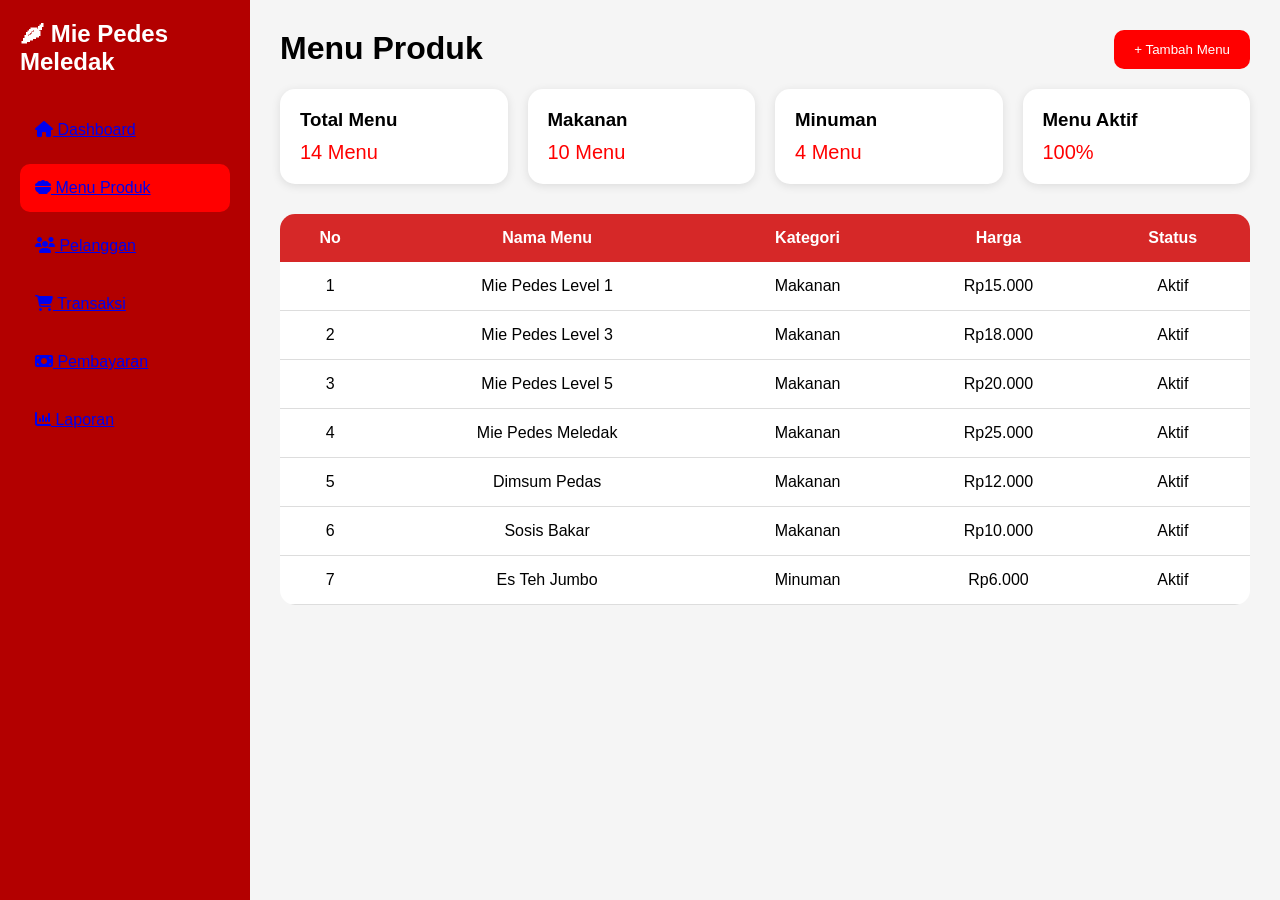
<file: index.html>
<!DOCTYPE html>
<html lang="id">
<head>
    <meta charset="UTF-8">
    <meta name="viewport" content="width=device-width, initial-scale=1.0">
    <title>Mie Pedes Meledak</title>

    <!-- Font Awesome -->
    <link rel="stylesheet"
    href="https://cdnjs.cloudflare.com/ajax/libs/font-awesome/6.5.1/css/all.min.css">

    <link rel="stylesheet" href="style.css">
</head>
<body>

<div class="sidebar">
    <h2>🌶 Mie Pedes Meledak</h2>

   <ul>
    <li>
        <a href="dashboard.html">
            <i class="fa fa-home"></i> Dashboard
        </a>
    </li>

    <li class="active">
        <a href="index.html">
            <i class="fa fa-bowl-food"></i> Menu Produk
        </a>
    </li>

    <li>
        <a href="pelanggan.html">
            <i class="fa fa-users"></i> Pelanggan
        </a>
    </li>

    <li>
        <a href="transaksi.html">
            <i class="fa fa-cart-shopping"></i> Transaksi
        </a>
    </li>

    <li>
        <a href="pembayaran.html">
            <i class="fa fa-money-bill"></i> Pembayaran
        </a>
    </li>

    <li>
        <a href="laporan.html">
            <i class="fa fa-chart-column"></i> Laporan
        </a>
    </li>
</ul>
</div>

<div class="content">

    <div class="header">
        <h1>Menu Produk</h1>
        <button>+ Tambah Menu</button>
    </div>

    <div class="card-container">

        <div class="card">
            <h3>Total Menu</h3>
            <p>14 Menu</p>
        </div>

        <div class="card">
            <h3>Makanan</h3>
            <p>10 Menu</p>
        </div>

        <div class="card">
            <h3>Minuman</h3>
            <p>4 Menu</p>
        </div>

        <div class="card">
            <h3>Menu Aktif</h3>
            <p>100%</p>
        </div>

    </div>

    <table>
        <tr>
            <th>No</th>
            <th>Nama Menu</th>
            <th>Kategori</th>
            <th>Harga</th>
            <th>Status</th>
        </tr>

        <tr>
            <td>1</td>
            <td>Mie Pedes Level 1</td>
            <td>Makanan</td>
            <td>Rp15.000</td>
            <td>Aktif</td>
        </tr>

        <tr>
            <td>2</td>
            <td>Mie Pedes Level 3</td>
            <td>Makanan</td>
            <td>Rp18.000</td>
            <td>Aktif</td>
        </tr>

        <tr>
            <td>3</td>
            <td>Mie Pedes Level 5</td>
            <td>Makanan</td>
            <td>Rp20.000</td>
            <td>Aktif</td>
        </tr>

        <tr>
            <td>4</td>
            <td>Mie Pedes Meledak</td>
            <td>Makanan</td>
            <td>Rp25.000</td>
            <td>Aktif</td>
        </tr>

        <tr>
            <td>5</td>
            <td>Dimsum Pedas</td>
            <td>Makanan</td>
            <td>Rp12.000</td>
            <td>Aktif</td>
        </tr>

        <tr>
            <td>6</td>
            <td>Sosis Bakar</td>
            <td>Makanan</td>
            <td>Rp10.000</td>
            <td>Aktif</td>
        </tr>

        <tr>
            <td>7</td>
            <td>Es Teh Jumbo</td>
            <td>Minuman</td>
            <td>Rp6.000</td>
            <td>Aktif</td>
        </tr>

    </table>

</div>

</body>
</html>
</file>
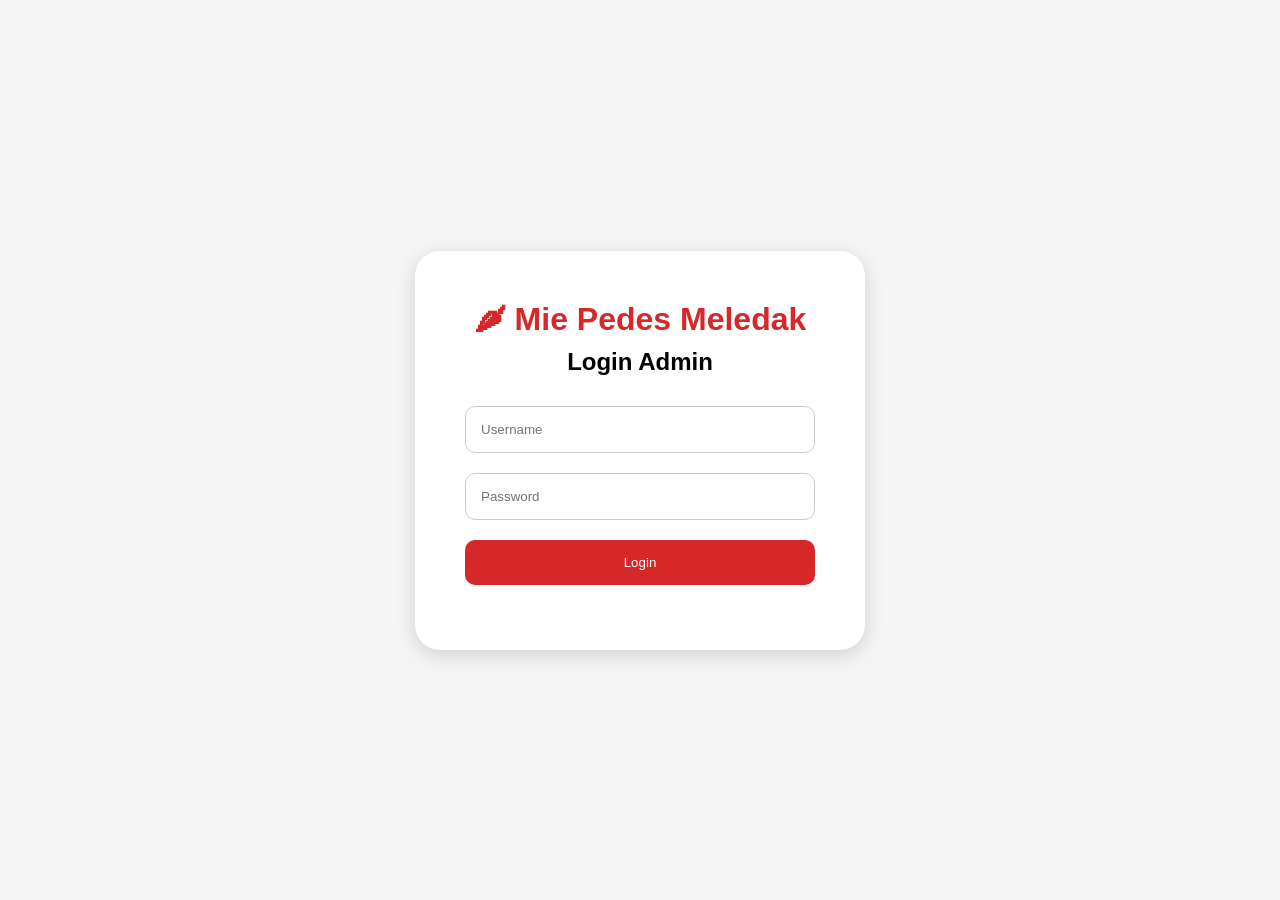
<file: dashboard.html>
<!DOCTYPE html>
<html>
<head>
    <title>Dashboard</title>
    <link rel="stylesheet" href="style.css">
</head>
<script>

if(localStorage.getItem("login") != "true"){
    window.location.href = "login.html";
}

</script>
<body>

<div class="content">
    <h1>Dashboard Mie Pedes Meledak</h1>

    <div class="card-container">
        <div class="card">
            <h3>Total Produk</h3>
            <p>14 Menu</p>
        </div>

        <div class="card">
            <h3>Total Pelanggan</h3>
            <p>25 Orang</p>
        </div>

        <div class="card">
            <h3>Total Transaksi</h3>
            <p>150</p>
        </div>

        <div class="card">
            <h3>Pendapatan</h3>
            <p>Rp5.000.000</p>
        </div>
    </div>

</div>

</body>
</html>
</file>
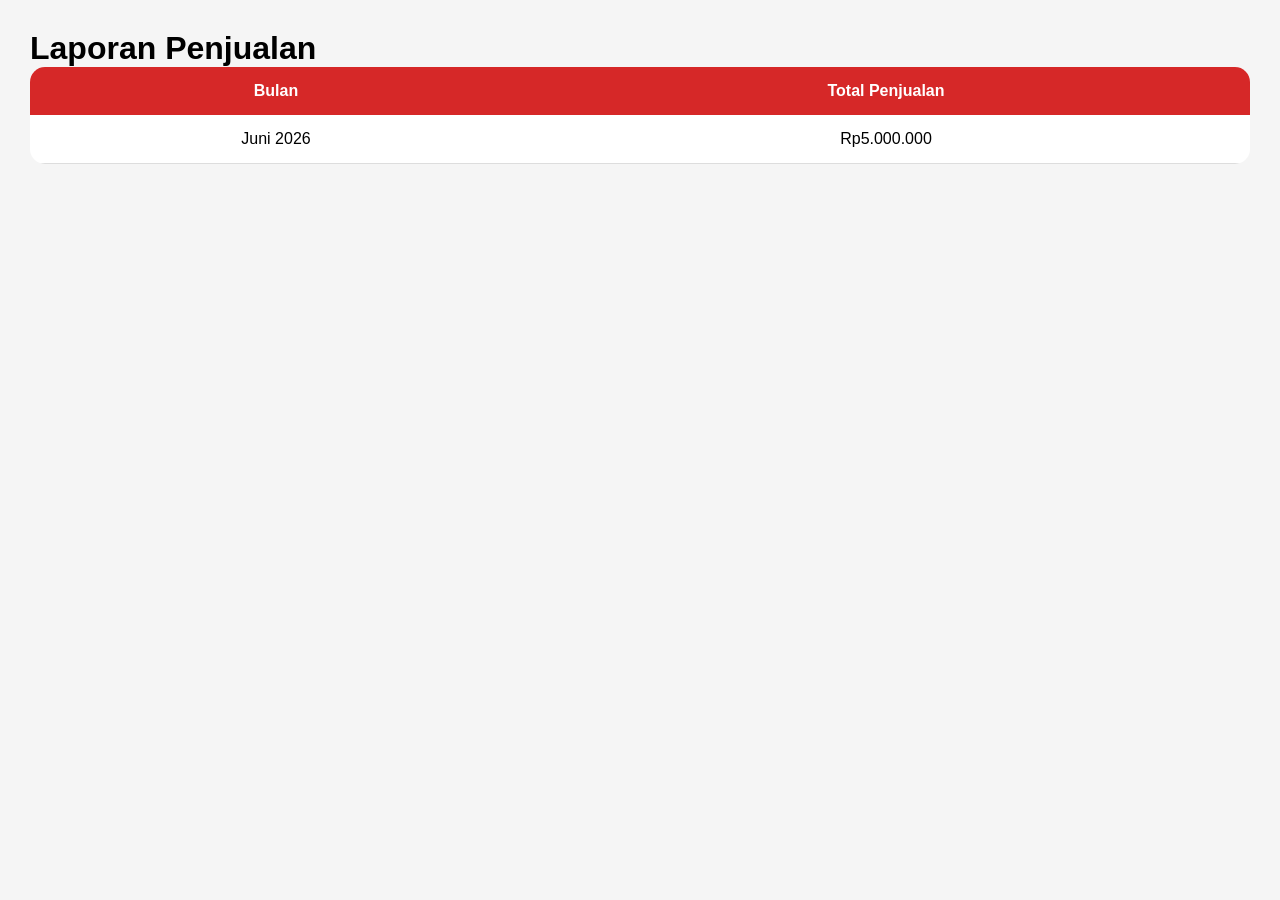
<file: laporan.html>
<!DOCTYPE html>
<html>
<head>
    <title>Laporan Penjualan</title>
    <link rel="stylesheet" href="style.css">
</head>
<body>

<div class="content">
    <h1>Laporan Penjualan</h1>

    <table>
        <tr>
            <th>Bulan</th>
            <th>Total Penjualan</th>
        </tr>

        <tr>
            <td>Juni 2026</td>
            <td>Rp5.000.000</td>
        </tr>
    </table>

</div>

</body>
</html>
</file>
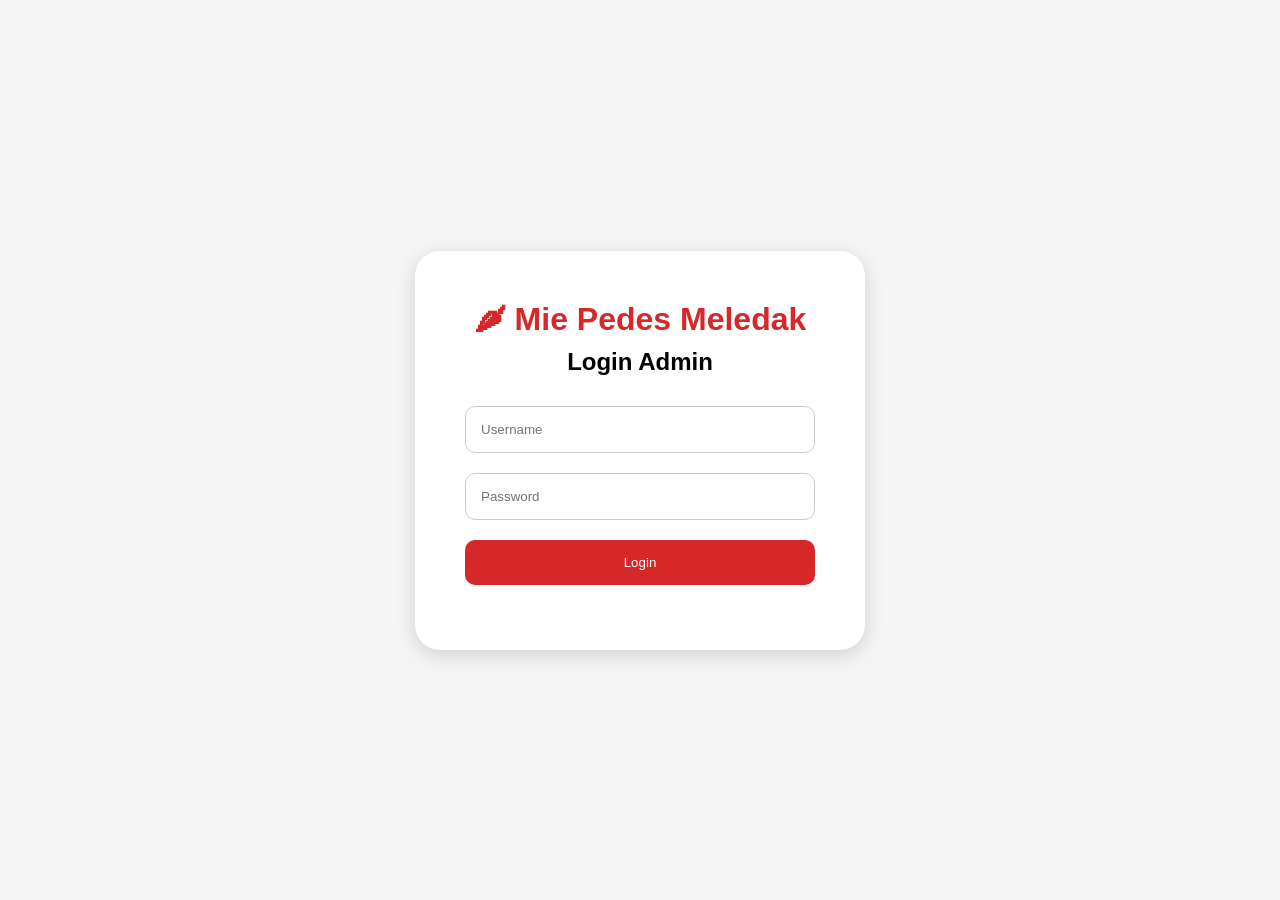
<file: login.html>
<!DOCTYPE html>
<html lang="id">
<head>
<meta charset="UTF-8">
<meta name="viewport" content="width=device-width, initial-scale=1.0">
<title>Login Admin - Mie Pedes Meledak</title>

<style>

*{
    margin:0;
    padding:0;
    box-sizing:border-box;
    font-family:Arial, sans-serif;
}

body{
    background:#f5f5f5;
}

.login-container{
    display:flex;
    justify-content:center;
    align-items:center;
    min-height:100vh;
}

.login-box{
    width:450px;
    background:white;
    padding:50px;
    border-radius:25px;
    text-align:center;
    box-shadow:0px 5px 20px rgba(0,0,0,0.15);
}

.login-box h1{
    color:#d62828;
    margin-bottom:10px;
}

.login-box h2{
    margin-bottom:30px;
}

.login-box input{
    width:100%;
    padding:15px;
    margin-bottom:20px;
    border:1px solid #ccc;
    border-radius:10px;
}

.login-box button{
    width:100%;
    padding:15px;
    background:#d62828;
    color:white;
    border:none;
    border-radius:10px;
    cursor:pointer;
}

.login-box button:hover{
    background:red;
}

#pesan{
    margin-top:15px;
    color:red;
}

</style>
</head>
<body>

<div class="login-container">

    <div class="login-box">

        <h1>🌶 Mie Pedes Meledak</h1>
        <h2>Login Admin</h2>

        <input type="text" id="username" placeholder="Username">

        <input type="password" id="password" placeholder="Password">

        <button onclick="login()">Login</button>

        <p id="pesan"></p>

    </div>

</div>

<script>

function login(){

    let username = document.getElementById("username").value;
    let password = document.getElementById("password").value;

    if(username === "admin" && password === "12345"){

        // menyimpan status login
        localStorage.setItem("login", "true");

        alert("Login berhasil!");

        // pindah ke dashboard
        window.location.href = "dashboard.html";
    }
    else{
        document.getElementById("pesan").innerHTML =
        "Username atau Password salah!";
    }
}

</script>

</body>
</html>
</file>
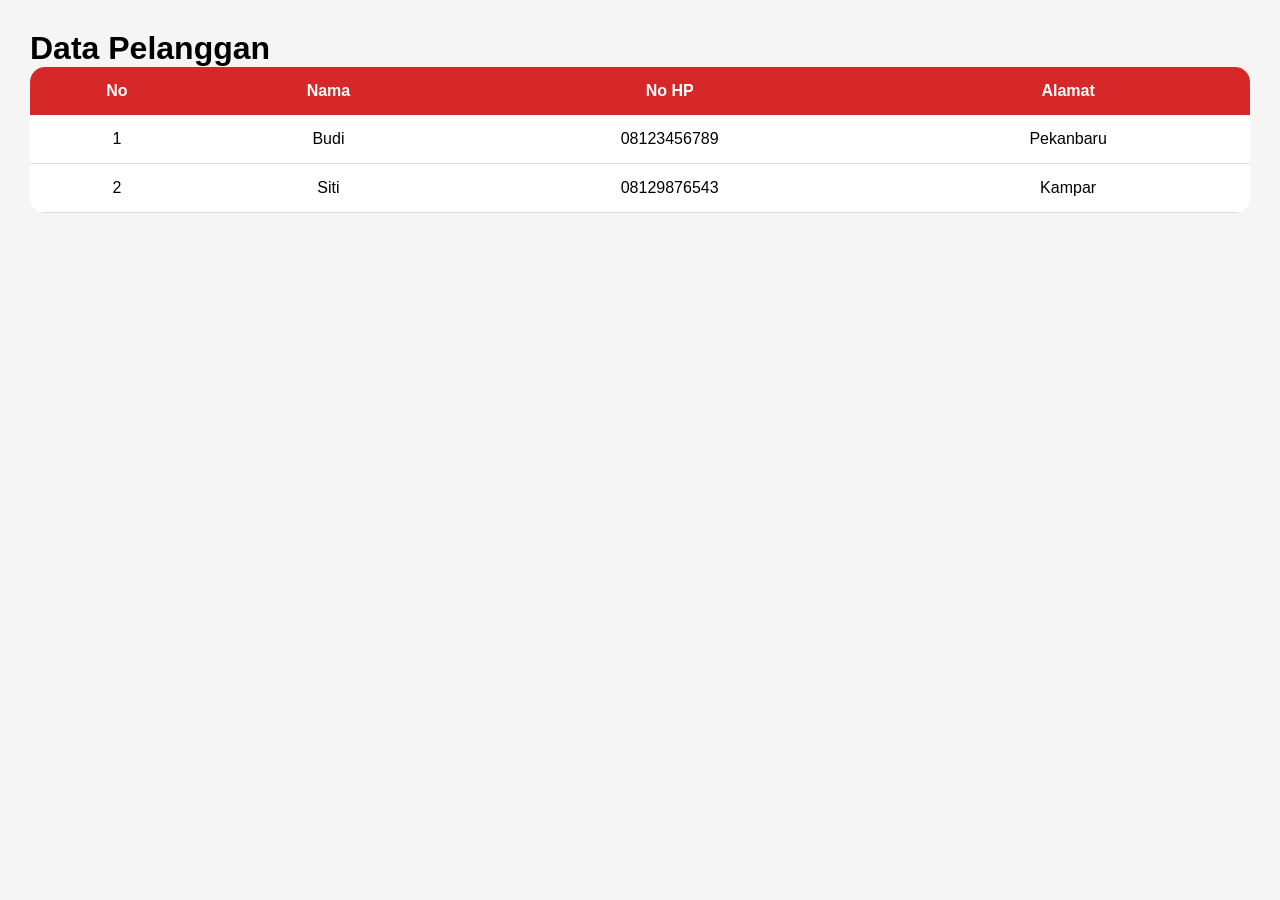
<file: pelanggan.html>
<!DOCTYPE html>
<html>
<head>
    <title>Data Pelanggan</title>
    <link rel="stylesheet" href="style.css">
</head>
<body>

<div class="content">
    <h1>Data Pelanggan</h1>

    <table>
        <tr>
            <th>No</th>
            <th>Nama</th>
            <th>No HP</th>
            <th>Alamat</th>
        </tr>

        <tr>
            <td>1</td>
            <td>Budi</td>
            <td>08123456789</td>
            <td>Pekanbaru</td>
        </tr>

        <tr>
            <td>2</td>
            <td>Siti</td>
            <td>08129876543</td>
            <td>Kampar</td>
        </tr>
    </table>

</div>

</body>
</html>
</file>
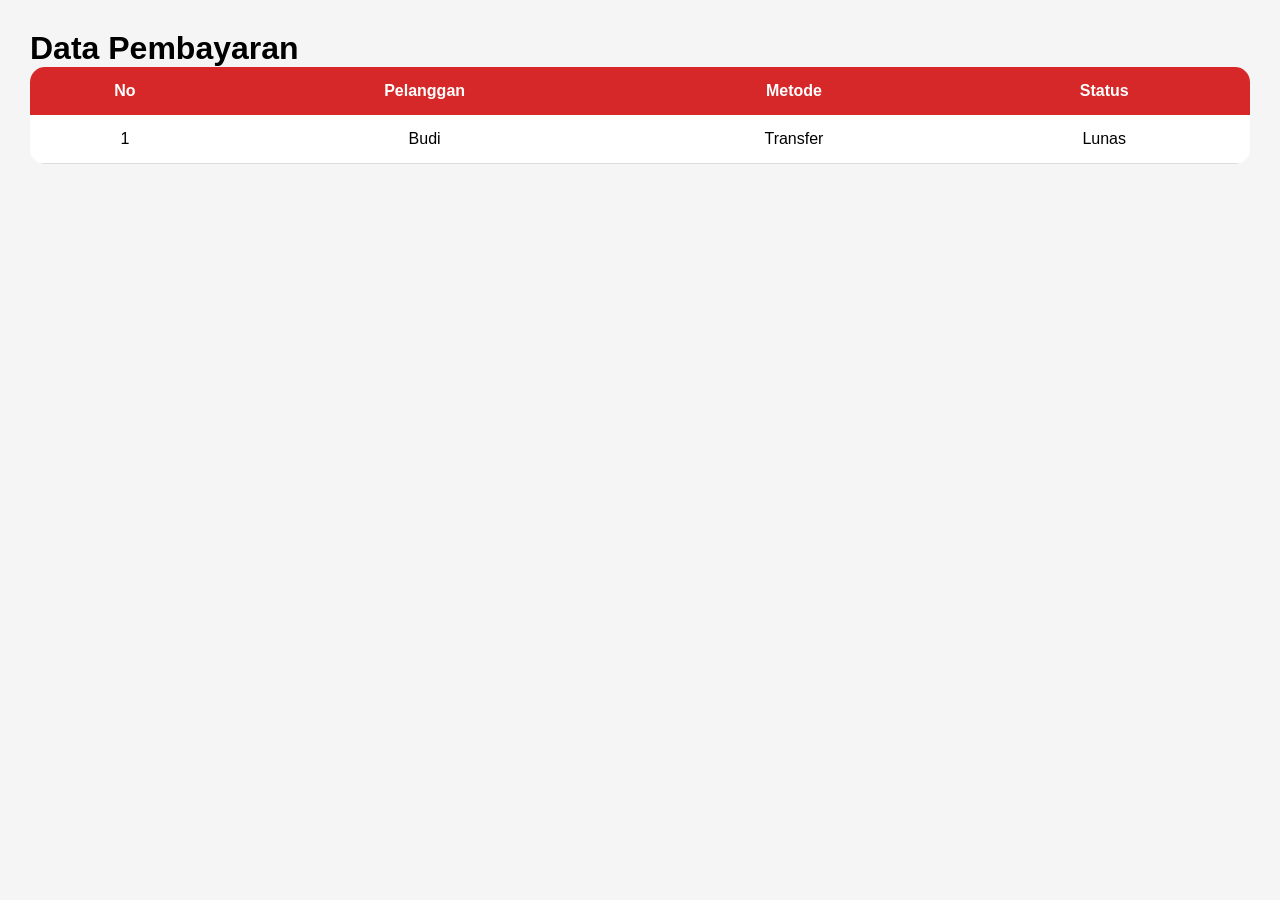
<file: pembayaran.html>
<!DOCTYPE html>
<html>
<head>
    <title>Pembayaran</title>
    <link rel="stylesheet" href="style.css">
</head>
<body>

<div class="content">
    <h1>Data Pembayaran</h1>

    <table>
        <tr>
            <th>No</th>
            <th>Pelanggan</th>
            <th>Metode</th>
            <th>Status</th>
        </tr>

        <tr>
            <td>1</td>
            <td>Budi</td>
            <td>Transfer</td>
            <td>Lunas</td>
        </tr>
    </table>

</div>

</body>
</html>
</file>
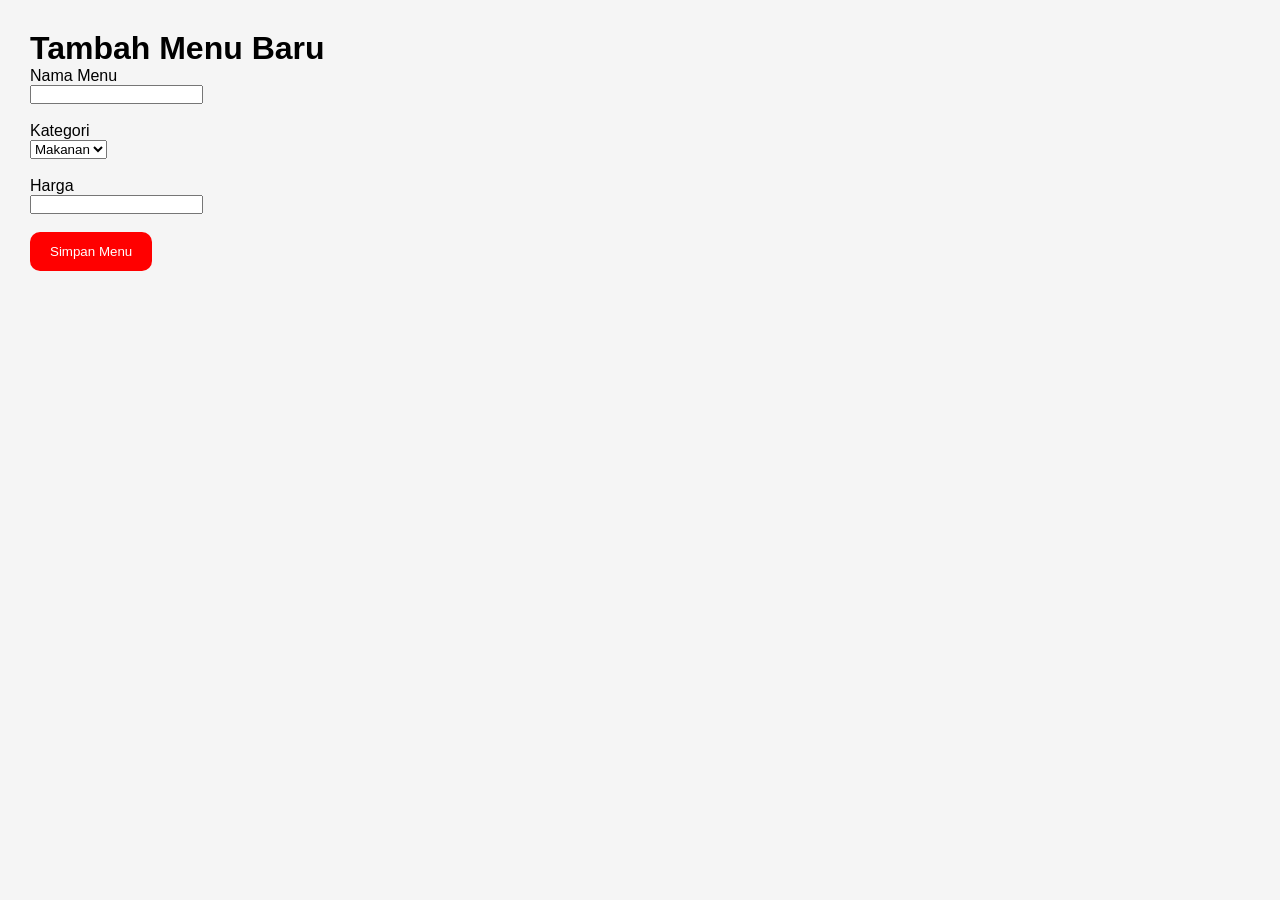
<file: tambah-menu.html>
<!DOCTYPE html>
<html>
<head>
    <title>Tambah Menu</title>
    <link rel="stylesheet" href="style.css">
</head>
<body>

<div class="content">

    <h1>Tambah Menu Baru</h1>

    <form>

        <label>Nama Menu</label><br>
        <input type="text"><br><br>

        <label>Kategori</label><br>
        <select>
            <option>Makanan</option>
            <option>Minuman</option>
        </select><br><br>

        <label>Harga</label><br>
        <input type="number"><br><br>

        <button type="submit">
            Simpan Menu
        </button>

    </form>

</div>

</body>
</html>
</file>
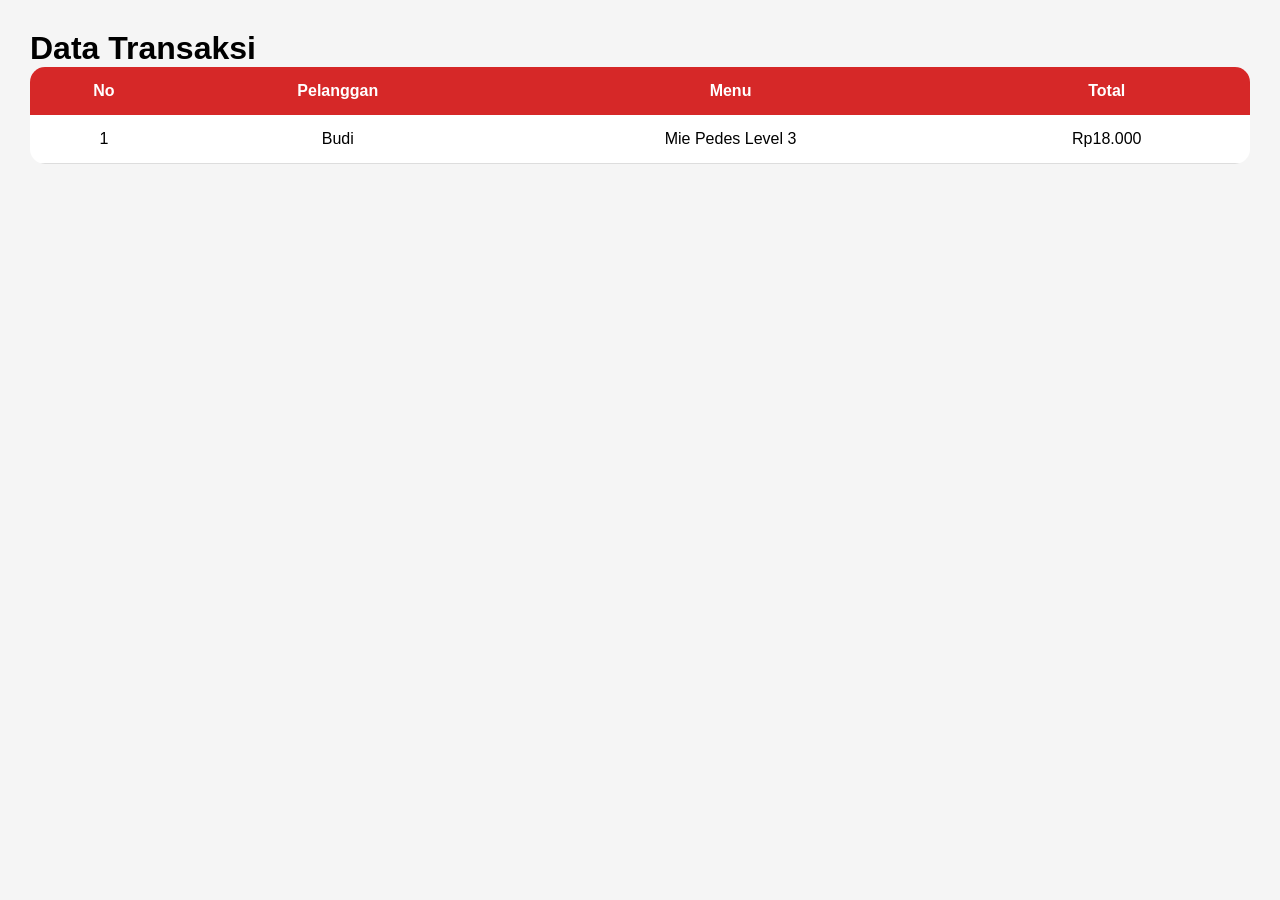
<file: transaksi.html>
<!DOCTYPE html>
<html>
<head>
    <title>Transaksi</title>
    <link rel="stylesheet" href="style.css">
</head>
<body>

<div class="content">
    <h1>Data Transaksi</h1>

    <table>
        <tr>
            <th>No</th>
            <th>Pelanggan</th>
            <th>Menu</th>
            <th>Total</th>
        </tr>

        <tr>
            <td>1</td>
            <td>Budi</td>
            <td>Mie Pedes Level 3</td>
            <td>Rp18.000</td>
        </tr>
    </table>

</div>

</body>
</html>
</file>
<file: style.css>
*{
    margin:0;
    padding:0;
    box-sizing:border-box;
    font-family:Arial;
}

body{
    display:flex;
    background:#f5f5f5;
}

.sidebar{
    width:250px;
    background:#b30000;
    color:white;
    min-height:100vh;
    padding:20px;
}

.sidebar h2{
    margin-bottom:30px;
}

.sidebar ul{
    list-style:none;
}

.sidebar ul li{
    padding:15px;
    margin-bottom:10px;
    border-radius:10px;
    cursor:pointer;
}

.sidebar ul li:hover,
.active{
    background:red;
}

.content{
    flex:1;
    padding:30px;
}

.header{
    display:flex;
    justify-content:space-between;
    margin-bottom:20px;
}

button{
    background:red;
    color:white;
    border:none;
    padding:12px 20px;
    border-radius:10px;
    cursor:pointer;
}

.card-container{
    display:grid;
    grid-template-columns:repeat(4,1fr);
    gap:20px;
    margin-bottom:30px;
}

.card{
    background:white;
    padding:20px;
    border-radius:15px;
    box-shadow:0 2px 10px rgba(0,0,0,0.1);
}

.card p{
    color:red;
    font-size:20px;
    margin-top:10px;
}

table{
    width:100%;
    background:white;
    border-collapse:collapse;
    border-radius:15px;
    overflow:hidden;
}

table th{
    background:#d62828;
    color:white;
    padding:15px;
}

table td{
    padding:15px;
    text-align:center;
    border-bottom:1px solid #ddd;
} 
.login-container{
    display:flex;
    justify-content:center;
    align-items:center;
    height:100vh;
    background:#f5f5f5;
}

.login-box{
    background:white;
    width:350px;
    padding:40px;
    border-radius:20px;
    box-shadow:0px 5px 15px rgba(0,0,0,0.2);
    text-align:center;
}

.login-box h1{
    color:#d62828;
}

.login-box input{
    width:100%;
    padding:15px;
    margin-top:15px;
    border:1px solid #ccc;
    border-radius:10px;
}

.login-box button{
    width:100%;
    margin-top:20px;
    background:#d62828;
    color:white;
    border:none;
    padding:15px;
    border-radius:10px;
    cursor:pointer;
}

.login-box button:hover{
    background:red;
}

#pesan{
    margin-top:15px;
    color:red;
}
</file>
